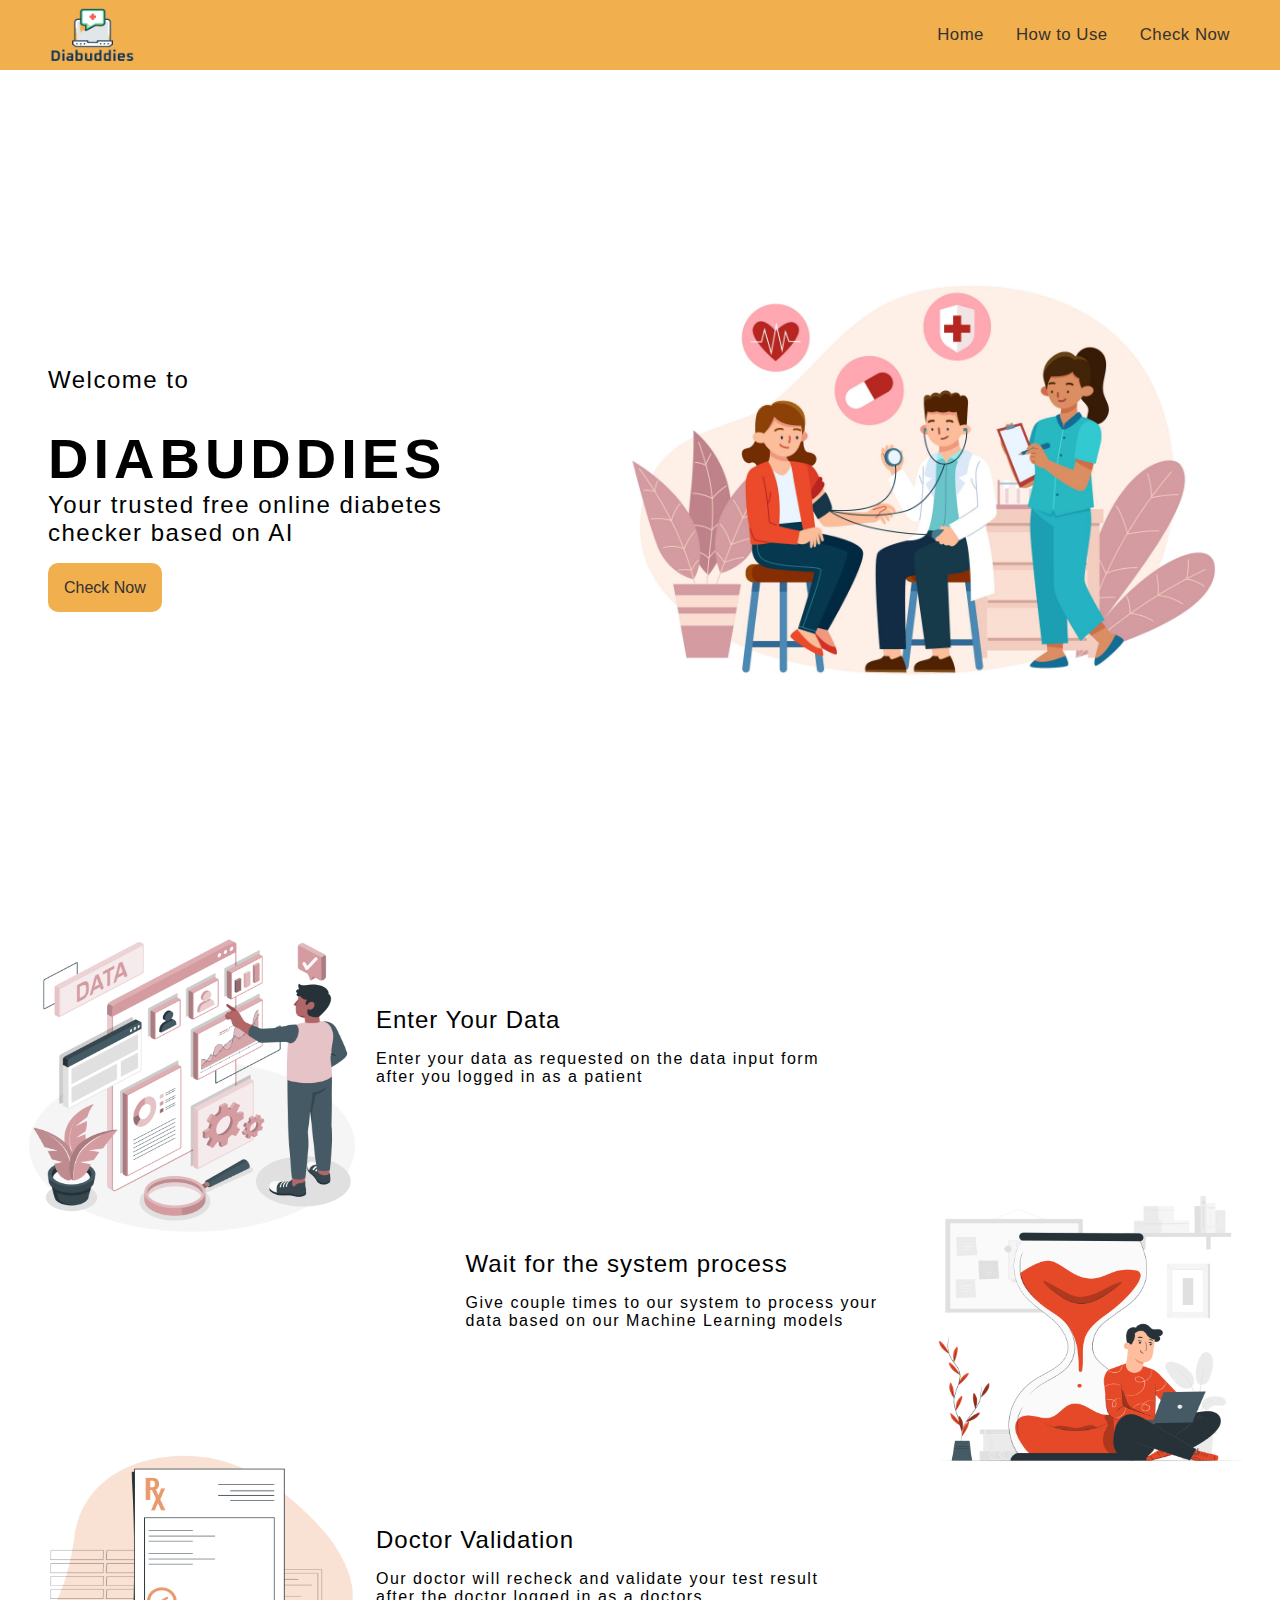
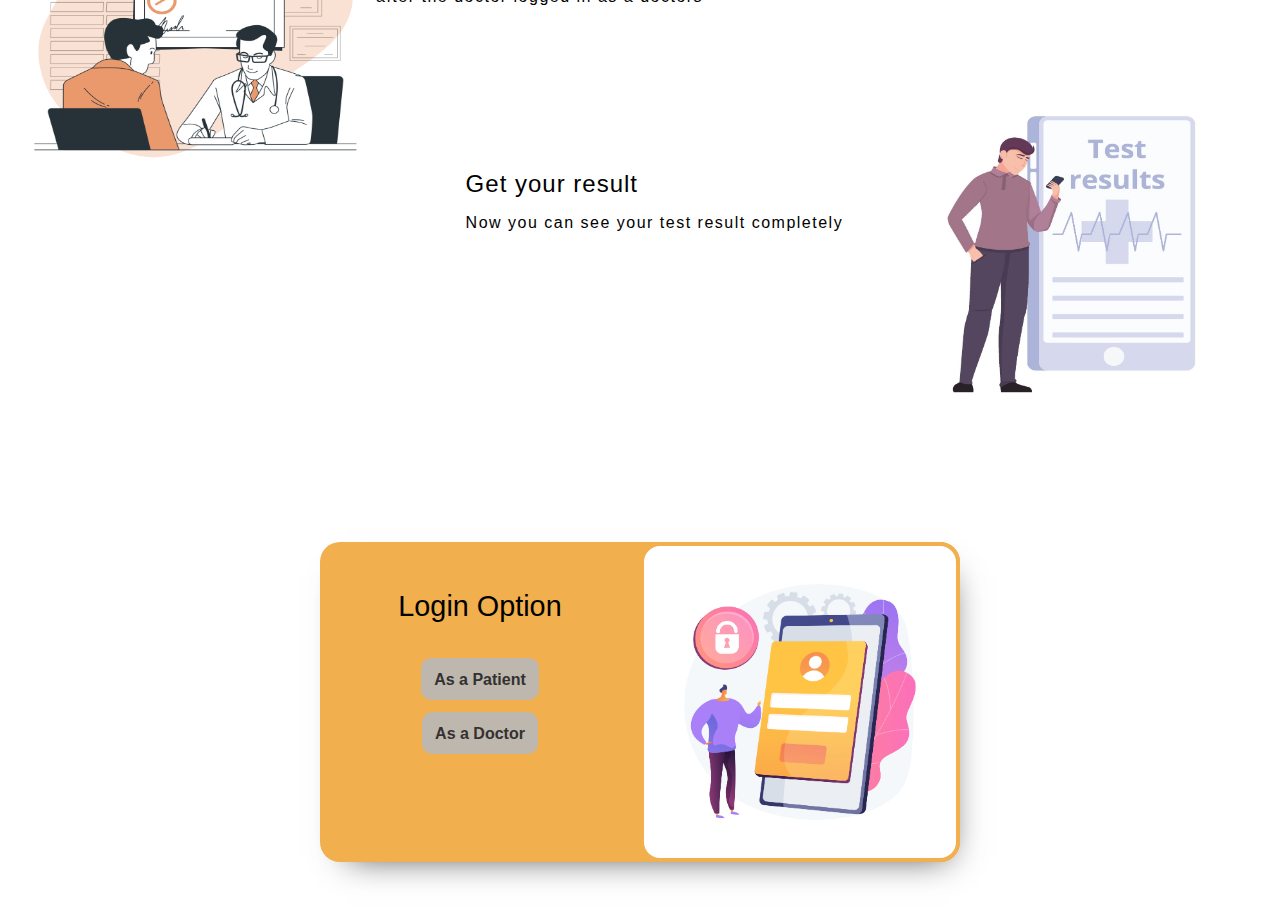
<file: templates/index.html>
<!DOCTYPE html>
<html>
<head>
	<meta charset="utf-8">
	<meta name="viewport" content="width=device-width, initial-scale=1">
	<title>Diabuddies</title>
     <link rel = "icon" href ="../static/assets/logo.png" type ="image/x-icon">
     <link rel="stylesheet" href="../static/style.css">
</head>
<body>
    <nav>
          <div class="logo">
               <a href="#"><img src="../static/assets/logo.png" alt="" width="85px" height="80px"></a>
          </div>
          
          <ul class="menu-list">
               <li class="list"><a href="#">Home</a></li>
               <li class="list"><a href="#works">How to Use</a></li>
               <li class="list check"><a href="#login-option">Check Now</a></li>
          </ul>
     </nav>

     <section class="banner">
          <div class="caption">
               <div class="welcome">Welcome to</div>
               <div class="title">DIABUDDIES</div>
               <div class="sub-title">Your trusted free online diabetes checker based on AI</div>
               <a href="#login-option">Check Now</a>
          </div>
          <div class="pict">
               <img src="../static/assets/5063406.jpg" alt="">
          </div>
          
     </section>

     <section class="works" id="works">
          <div class="work-left first">
               <div>
                    <img src="../static/assets/Data analysis-amico.png" alt="" style="height: 20rem; width: 22rem; margin-left: 1rem;">
               </div>
               <div style="margin-top: 5rem; margin-left: -1.5rem;">
                    <h2>Enter Your Data</h2>
                    <p>Enter your data as requested on the data input form after you logged in as a patient</p>
               </div>
          </div> 
          <div class="work-right">
               <div style="margin-top: 5rem; margin-left: -1.5rem;">
                    <h2>Wait for the system process</h2>
                    <p>Give couple times to our system to process your data based on our Machine Learning models</p>
               </div>
               <div>
                    <img src="../static/assets/Work time-pana.png" alt="" style="height: 20rem; width: 22rem; margin-right: 1rem;">
               </div>
          </div>
          <div class="work-left">
               <div>
                    <img src="../static/assets/Medical prescription-bro.png" alt="" style="height: 20rem; width: 22rem; margin-left: 1rem;">
               </div>
               <div style="margin-top: 5rem; margin-left: -1.5rem;">
                    <h2>Doctor Validation</h2>
                    <p>Our doctor will recheck and validate your test result after the doctor logged in as a doctors </p>
               </div>
          </div> 
          <div class="work-right">
               <div style="margin-top: 5rem; margin-left: -1.5rem;">
                    <h2>Get your result</h2>
                    <p>Now you can see your test result completely</p>
               </div>
               <div>
                    <img src="../static/assets/checks-1.jpg" alt="" style="height: 20rem; width: 22rem; margin-right: 1rem;">
               </div>
          </div>
     </section>

     <section class="login-option" id="login-option">
          <div class="container">
               <h2>Login Option</h2>
               <a href="/loginpatient">As a Patient</a>
               <br> <br> <br>
               <a href="/logindoctor">As a Doctor</a>
          </div>
          <div class="image">
          </div>
     </section>
</body>
</html>
</file>
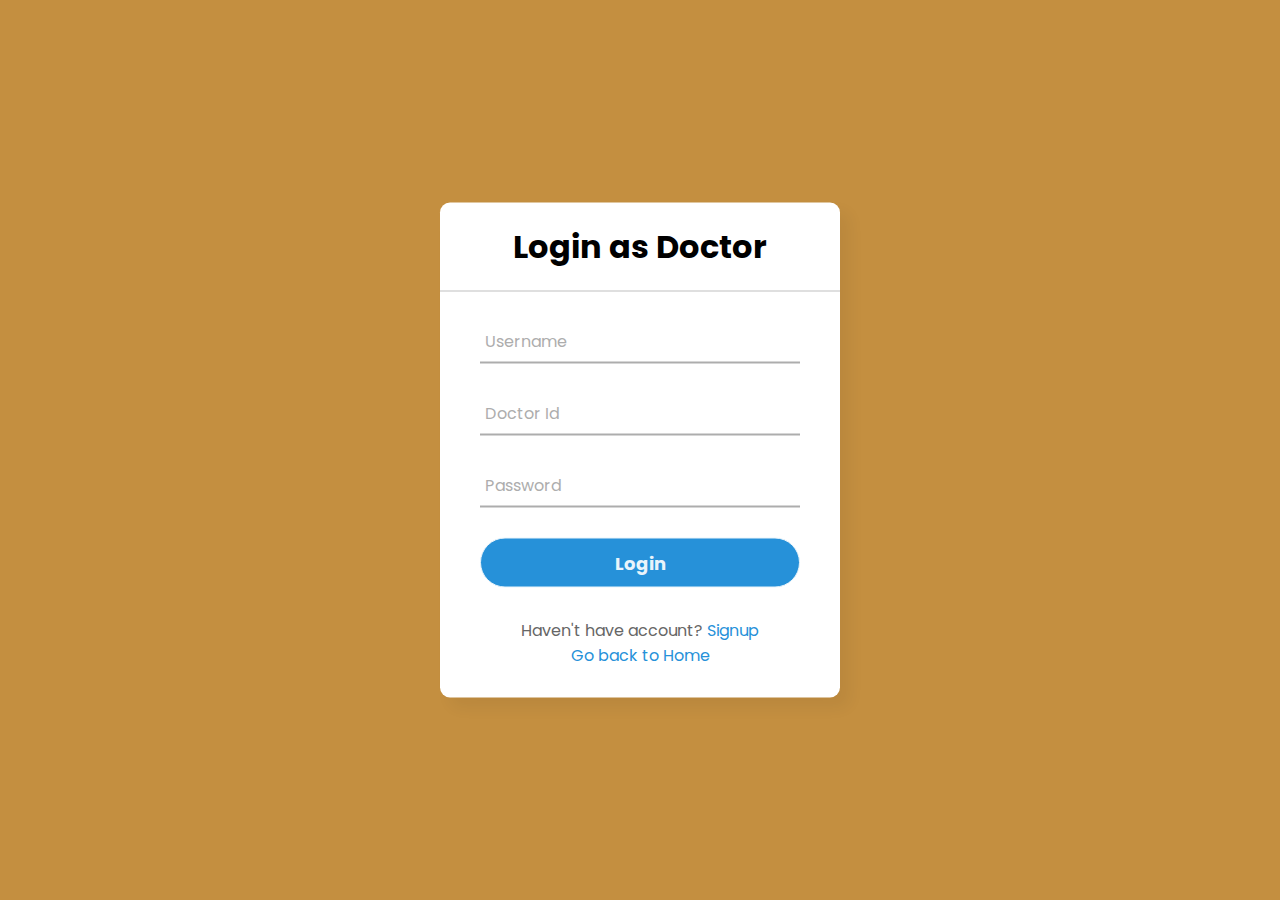
<file: templates/doctorViews/auth/loginDoctor.html>
<!DOCTYPE html>
<html lang="en" dir="ltr">

<head>
    <meta charset="utf-8" />
    <title>Login Doctor</title>
    <link rel = "icon" href ="../../../static/assets/logo.png" type ="image/x-icon">
    <link rel="stylesheet" href="../../../static/loginStyle.css" />
</head>

<body>
    <div class="center">
        <h1>Login as Doctor</h1>
        <form method="post">
            <div class="header">
                <div class="txt_field">
                    <input type="text" id="taha1" name="doctor_username" required />
                    <span></span>
                    <label id="taha0">Username</label>
                </div>
                <div class="txt_field">
                    <input type="text" id="taha2" name="doctor_doctorId" required />
                    <span></span>
                    <label id="taha0">Doctor Id</label>
                </div>
                <div class="txt_field">
                    <input type="password" id="taha3" name="doctor_password" required />
                    <span></span>
                    <label>Password</label>
                </div>
                <input type="submit" value="Login" id="taha4" />
                <div class="signup_link">
                    Haven't have account? <a href="/signupdoctor" id="taha5">Signup</a><br>
                    <a href="/" id="taha4">Go back to Home</a>
                </div>
            </div>
        </form>
    </div>
</body>
</html>
</file>
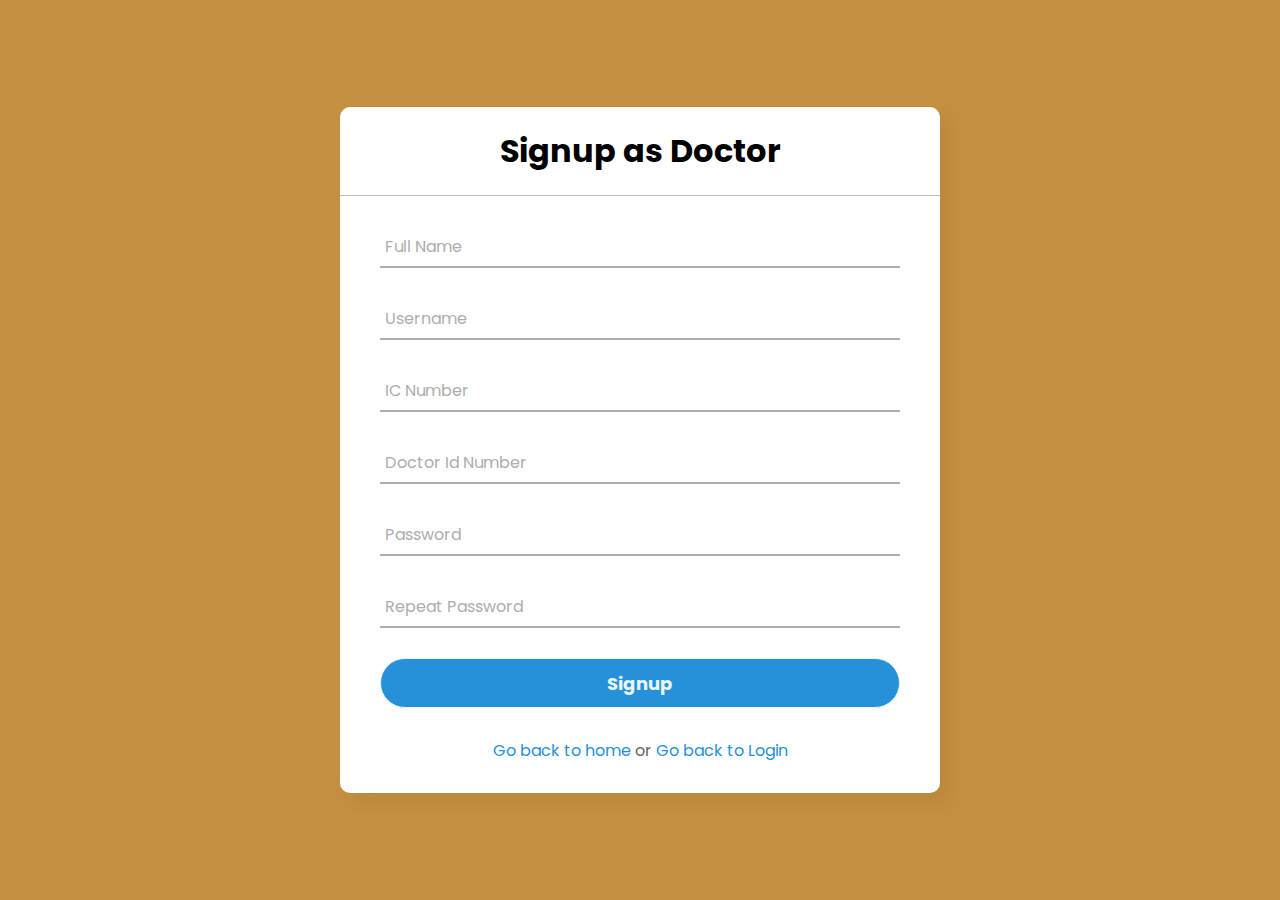
<file: templates/doctorViews/auth/signupDoctor.html>
<!DOCTYPE html>
<html lang="en" dir="ltr">

<head>
    <meta charset="utf-8" />
    <title>Signup Doctor</title>
    <link rel = "icon" href ="../../../static/assets/logo.png" type ="image/x-icon">
    <link rel="stylesheet" href="../../../static/signupStyle.css" />
</head>

<body>
    <div class="center">
        <h1>Signup as Doctor</h1>
        <form method="post" action="/signupdoctor">
            <div class="header">
                <div class="txt_field">
                    <input type="text" id="taha1" name="doctor_fullName" required />
                    <span></span>
                    <label id="taha0">Full Name</label>
                </div>
                <div class="txt_field">
                    <input type="text" id="taha1" name="doctor_username" required />
                    <span></span>
                    <label id="taha0">Username</label>
                </div>
                <div class="txt_field">
                    <input type="text" id="taha1" name="doctor_icNumber" required />
                    <span></span>
                    <label id="taha0">IC Number</label>
                </div>
                <div class="txt_field">
                    <input type="text" id="taha1" name="doctor_doctorId" required />
                    <span></span>
                    <label id="taha0">Doctor Id Number</label>
                </div>
                <div class="txt_field">
                    <input type="password" id="taha2" name="doctor_password" required />
                    <span></span>
                    <label>Password</label>
                </div>
                <div class="txt_field">
                    <input type="password" id="taha2" name="doctor_repeatPassword" required />
                    <span></span>
                    <label>Repeat Password</label>
                </div>
                <input type="submit" value="Signup" id="taha3"/>
                <div class="signup_link">
                    <a href="/" id="taha4">Go back to home</a> or
                    <a href="/logindoctor" id="taha4">Go back to Login</a
                </div>
            </div>
        </form>
    </div>
</body>
</html>
</file>
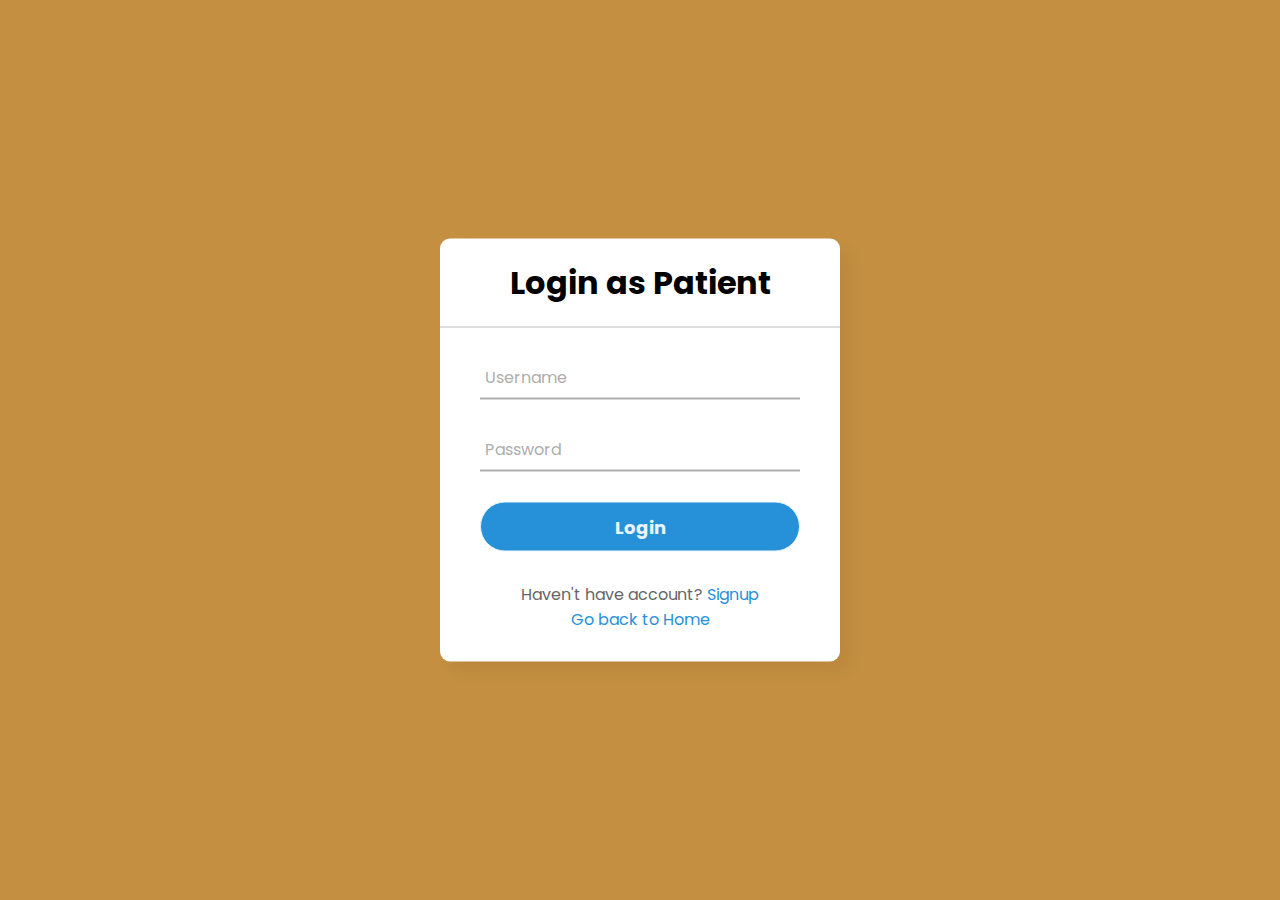
<file: templates/patientViews/auth/loginPatient.html>
<!DOCTYPE html>
<html lang="en" dir="ltr">

<head>
    <meta charset="utf-8" />
    <title>Login Patient</title>
    <link rel = "icon" href ="../../../static/assets/logo.png" type ="image/x-icon">
    <link rel="stylesheet" href="../../../static/loginStyle.css" />
</head>

<body>
    <div class="center">
        <h1>Login as Patient</h1>
        <form method="post">
            <div class="header">
                <div class="txt_field">
                    <input type="text" id="taha1" name="patient_username" required />
                    <span></span>
                    <label id="taha0">Username</label>
                </div>
                <div class="txt_field">
                    <input type="password" id="taha2" name="patient_password" required />
                    <span></span>
                    <label>Password</label>
                </div>
                <input type="submit" value="Login" id="taha3" />
                <div class="signup_link">
                    Haven't have account? <a href="/signuppatient" id="taha4">Signup</a> <br>
                    <a href="/" id="taha4">Go back to Home</a>
                </div>
            </div>
        </form>
    </div>
</body>
</html>
</file>
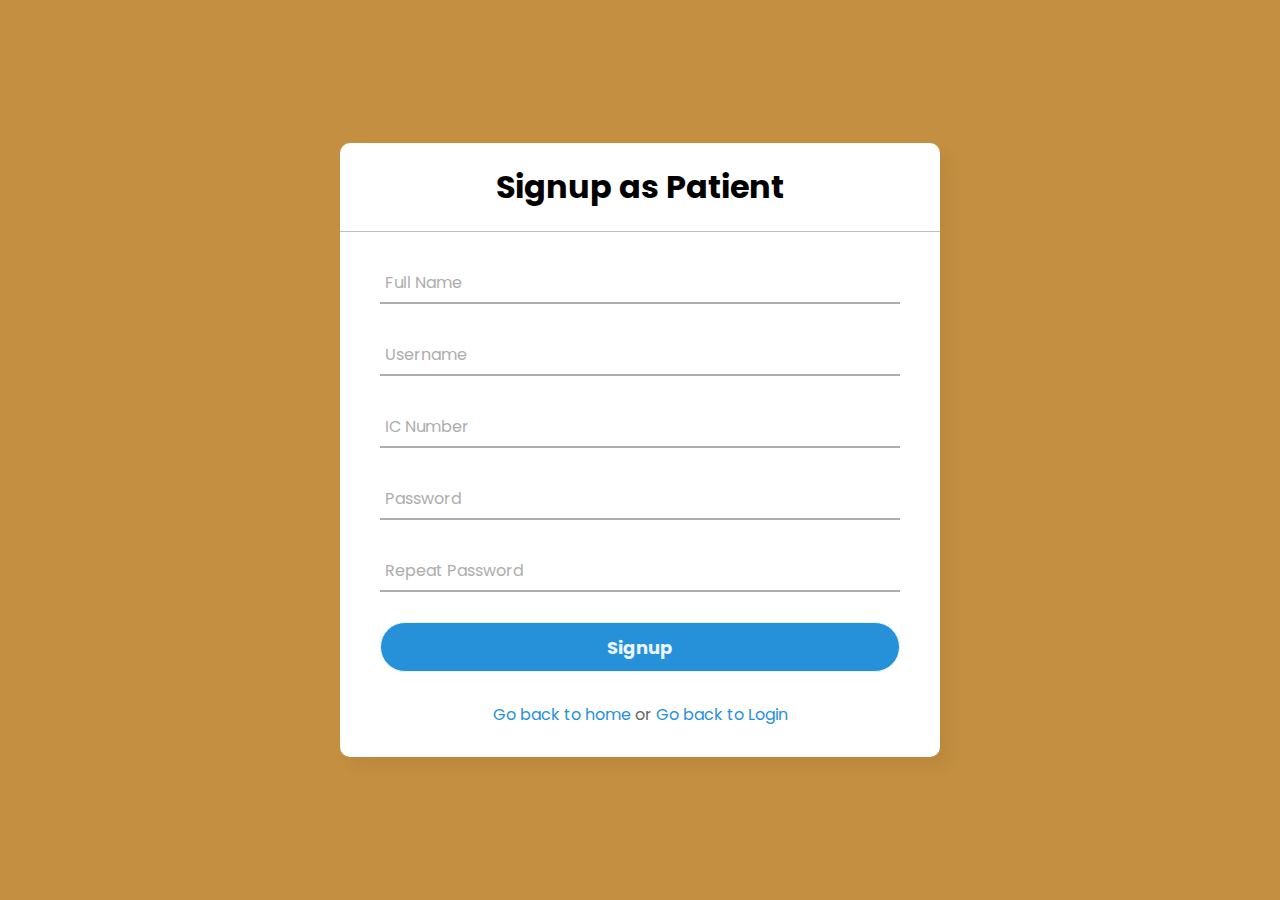
<file: templates/patientViews/auth/signupPatient.html>
<!DOCTYPE html>
<html lang="en" dir="ltr">

<head>
    <meta charset="utf-8" />
    <title>Signup Patient</title>
    <link rel="stylesheet" href="../../../static/signupStyle.css" />
</head>

<body>
    <div class="center">
        <h1>Signup as Patient</h1>
        <form method="post" action="/signuppatient">
            <div class="header">
                <div class="txt_field">
                    <input type="text" id="taha1"  name="patient_fullName" required />
                    <span></span>
                    <label id="taha0">Full Name</label>
                </div>
                <div class="txt_field">
                    <input type="text" id="taha1" name="patient_username" required />
                    <span></span>
                    <label id="taha0">Username</label>
                </div>
                <div class="txt_field">
                    <input type="text" id="taha1" name="patient_icNumber" required />
                    <span></span>
                    <label id="taha0">IC Number</label>
                </div>
                <div class="txt_field">
                    <input type="password" id="taha2" name="patient_password" required />
                    <span></span>
                    <label>Password</label>
                </div>
                <div class="txt_field">
                    <input type="password" id="taha2" name="patient_repeatPassword" required />
                    <span></span>
                    <label>Repeat Password</label>
                </div>
                <input type="submit" value="Signup" id="taha3"/>
                <div class="signup_link">
                    <a href="/" id="taha4">Go back to home</a> or
                    <a href="/loginpatient" id="taha4">Go back to Login</a>
                </div>
            </div>
        </form>
    </div>
</body>
</html>
</file>
<file: static/style.css>
*, html{
  padding: 0;
  margin: 0;
  box-sizing: border-box;
  text-decoration: none;
  scroll-behavior: smooth;
}

body {
  font-size: 1rem;
}

nav {
  display: flex;
  align-items: center;
  justify-content: space-between;
  padding: 0 50px;
  background-color: rgb(241, 175, 77);
}

.logo {
  display: flex;
  align-items: center;
}

.logo > a {
  width: 80px;
  height: 70px;
}

.menu-list {
  display: flex;
  gap: 2rem;
  list-style: none;
  color: black;
}

.list {
  font-family: 'Segoe UI', Tahoma, Geneva, Verdana, sans-serif;
  letter-spacing: .5px;
  font-size: 1.05rem;
}

a {
  color: rgb(51, 49, 49);
}

a:hover {
  color: rgb(0, 0, 0);

}

.banner{
  width: 100%;
  height: 91.5vh;
  display: grid;
  grid-template-columns: 40% 60%;
  align-items: center;
  margin-bottom: 2rem;
}

.caption{
  margin-left: 3rem;

}

.caption > a {
  background-color: rgb(241, 175, 77);
  padding: 1rem;
  border-radius: 10px;
  font-size: 1rem;
  font-family: 'Segoe UI', Tahoma, Geneva, Verdana, sans-serif;
  font-weight: 450;
}

.welcome, .sub-title{
  font-size: 1.5rem;
  margin-bottom: -.2rem;
  letter-spacing: 1.5px;
  font-weight: 350;
  font-family: 'Segoe UI', Tahoma, Geneva, Verdana, sans-serif;
  margin-bottom: 2rem;
}

.title{
  font-size: 3.5rem;
  font-weight: 750;
  font-family:'Lucida Sans', 'Lucida Sans Regular', 'Lucida Grande', 'Lucida Sans Unicode', Geneva, Verdana, sans-serif;
  letter-spacing: 5px;
}

.pict > img {
  width: 90%;
  height: 90%;
  margin: auto;
  align-items: center;
  margin-left: 3.5rem;
}

.works{
  width: 100%;
  height: auto;
  margin-bottom: 3rem;
  margin: auto 0;
  margin-bottom: 8rem;
}

.work-left{
  display: grid;
  grid-template-columns: auto 33%;
  justify-content: left;
  margin-bottom: -6rem;
  margin-top: -3rem;
  gap: 2rem;
}

.work-right{
  display: grid;
  grid-template-columns: 33% auto;
  justify-content: right;
  margin-top: 1rem;
}

.work-left h2, .work-right h2 {
  font-family: 'Segoe UI', Tahoma, Geneva, Verdana, sans-serif;
  font-size: 1.5rem;
  font-weight: 500;
  letter-spacing: 1px;
  margin-bottom: 1rem;
}

.work-left p, .work-right p {
  font-family: 'Segoe UI', Tahoma, Geneva, Verdana, sans-serif;
  font-size: 1rem;
  letter-spacing: 1.5px;
}

.first{
  margin-top: 1rem;
}


.login-option{
  background-color: rgb(241, 175, 77);
  width: 50%;
  margin: 0 auto;
  height: 20rem;
  margin-bottom: 3rem;
  border-radius: 20px;
  display: grid;
  grid-template-columns: 50% 50%;
  box-shadow: 8px 15px 33px -20px rgba(0,0,0,0.75);
-webkit-box-shadow: 8px 15px 33px -20px rgba(0,0,0,0.75);
-moz-box-shadow: 8px 15px 33px -20px rgba(0,0,0,0.75);
}

.login-option .container{
  text-align: center;
  margin: 3rem;
  
}

.login-option .container h2{
  font-family: 'Segoe UI', Tahoma, Geneva, Verdana, sans-serif;
  margin-bottom: 3rem;
  font-size: 1.8rem;
  font-weight: 500;
  
}

.login-option .container a{
  margin: 2rem 2rem 0 2rem;
  background-color: rgb(190, 183, 173);
  padding: .8rem;
  border-radius: 10px;
  font-family: 'Segoe UI', Tahoma, Geneva, Verdana, sans-serif;
  font-size: 1rem;
  font-weight: 600;
}

.login-option .container a:hover{
  background-color: rgb(254, 203, 125);
}

.login-option .image{
  width: 100;
  height: 100%;
  background-color: aqua;
  background-image: url(assets/login.jpg);
  background-position: center;
  background-repeat: no-repeat;
  background-size: cover;
  border: .3rem rgb(241, 175, 77) solid;
  border-radius: 20px;
}
</file>
<file: static/loginStyle.css>
@import url('https://fonts.googleapis.com/css2?family=Noto+Sans:wght@700&family=Poppins:wght@400;500;600&display=swap');
*{
  margin: 0;
  padding: 0;
  box-sizing: border-box;
  font-family: "Poppins", sans-serif;
}
body{
  margin: 0;
  padding: 0;
  background-color: rgb(196, 143, 64);
  height: 100vh;
  overflow: hidden;
}
.center{
  position: absolute;
  top: 50%;
  left: 50%;
  transform: translate(-50%, -50%);
  width: 400px;
  background: white;
  border-radius: 10px;
  box-shadow: 10px 10px 15px rgba(0,0,0,0.05);
}
.center h1{
  text-align: center;
  padding: 20px 0;
  border-bottom: 1px solid silver;
}
.center form{
  padding: 0 40px;
  box-sizing: border-box;
}
form .txt_field{
  position: relative;
  border-bottom: 2px solid #adadad;
  margin: 30px 0;
}
.txt_field input{
  width: 100%;
  padding: 0 5px;
  height: 40px;
  font-size: 16px;
  border: none;
  background: none;
  outline: none;
}
.txt_field label{
  position: absolute;
  top: 50%;
  left: 5px;
  color: #adadad;
  transform: translateY(-50%);
  font-size: 16px;
  pointer-events: none;
  transition: .5s;
}
.txt_field span::before{
  content: '';
  position: absolute;
  top: 40px;
  left: 0;
  width: 0%;
  height: 2px;
  background: #2691d9;
  transition: .5s;
}
.txt_field input:focus ~ label,
.txt_field input:valid ~ label{
  top: -5px;
  color: #2691d9;
}
.txt_field input:focus ~ span::before,
.txt_field input:valid ~ span::before{
  width: 100%;
}
.pass{
  margin: -5px 0 20px 5px;
  color: #a6a6a6;
  cursor: pointer;
}
.pass:hover{
  text-decoration: underline;
}
input[type="submit"]{
  width: 100%;
  height: 50px;
  border: 1px solid;
  background: #2691d9;
  border-radius: 25px;
  font-size: 18px;
  color: #e9f4fb;
  font-weight: 700;
  cursor: pointer;
  outline: none;
}
input[type="submit"]:hover{
  border-color: #2691d9;
  transition: .5s;
}
.signup_link{
  margin: 30px 0;
  text-align: center;
  font-size: 16px;
  color: #666666;
}
.signup_link a{
  color: #2691d9;
  text-decoration: none;
}
.signup_link a:hover{
  text-decoration: underline;
}
</file>
<file: static/signupStyle.css>
@import url('https://fonts.googleapis.com/css2?family=Noto+Sans:wght@700&family=Poppins:wght@400;500;600&display=swap');
*{
  margin: 0;
  padding: 0;
  box-sizing: border-box;
  font-family: "Poppins", sans-serif;
}
body{
  margin: 0;
  padding: 0;
  background-color: rgb(196, 143, 64);
  height: 100vh;
  overflow: hidden;
}
.center{
  position: absolute;
  top: 50%;
  left: 50%;
  transform: translate(-50%, -50%);
  width: 600px;
  background: white;
  border-radius: 10px;
  box-shadow: 10px 10px 15px rgba(0,0,0,0.05);
}
.center h1{
  text-align: center;
  padding: 20px 0;
  border-bottom: 1px solid silver;
}
.center form{
  padding: 0 40px;
  box-sizing: border-box;
}
form .txt_field{
  position: relative;
  border-bottom: 2px solid #adadad;
  margin: 30px 0;
}
.txt_field input{
  width: 100%;
  padding: 0 5px;
  height: 40px;
  font-size: 16px;
  border: none;
  background: none;
  outline: none;
}
.txt_field label{
  position: absolute;
  top: 50%;
  left: 5px;
  color: #adadad;
  transform: translateY(-50%);
  font-size: 16px;
  pointer-events: none;
  transition: .5s;
}
.txt_field span::before{
  content: '';
  position: absolute;
  top: 40px;
  left: 0;
  width: 0%;
  height: 2px;
  background: #2691d9;
  transition: .5s;
}
.txt_field input:focus ~ label,
.txt_field input:valid ~ label{
  top: -5px;
  color: #2691d9;
}
.txt_field input:focus ~ span::before,
.txt_field input:valid ~ span::before{
  width: 100%;
}
.pass{
  margin: -5px 0 20px 5px;
  color: #a6a6a6;
  cursor: pointer;
}
.pass:hover{
  text-decoration: underline;
}
input[type="submit"]{
  width: 100%;
  height: 50px;
  border: 1px solid;
  background: #2691d9;
  border-radius: 25px;
  font-size: 18px;
  color: #e9f4fb;
  font-weight: 700;
  cursor: pointer;
  outline: none;
}
input[type="submit"]:hover{
  border-color: #2691d9;
  transition: .5s;
}
.signup_link{
  margin: 30px 0;
  text-align: center;
  font-size: 16px;
  color: #666666;
}
.signup_link a{
  color: #2691d9;
  text-decoration: none;
}
.signup_link a:hover{
  text-decoration: underline;
}
</file>
